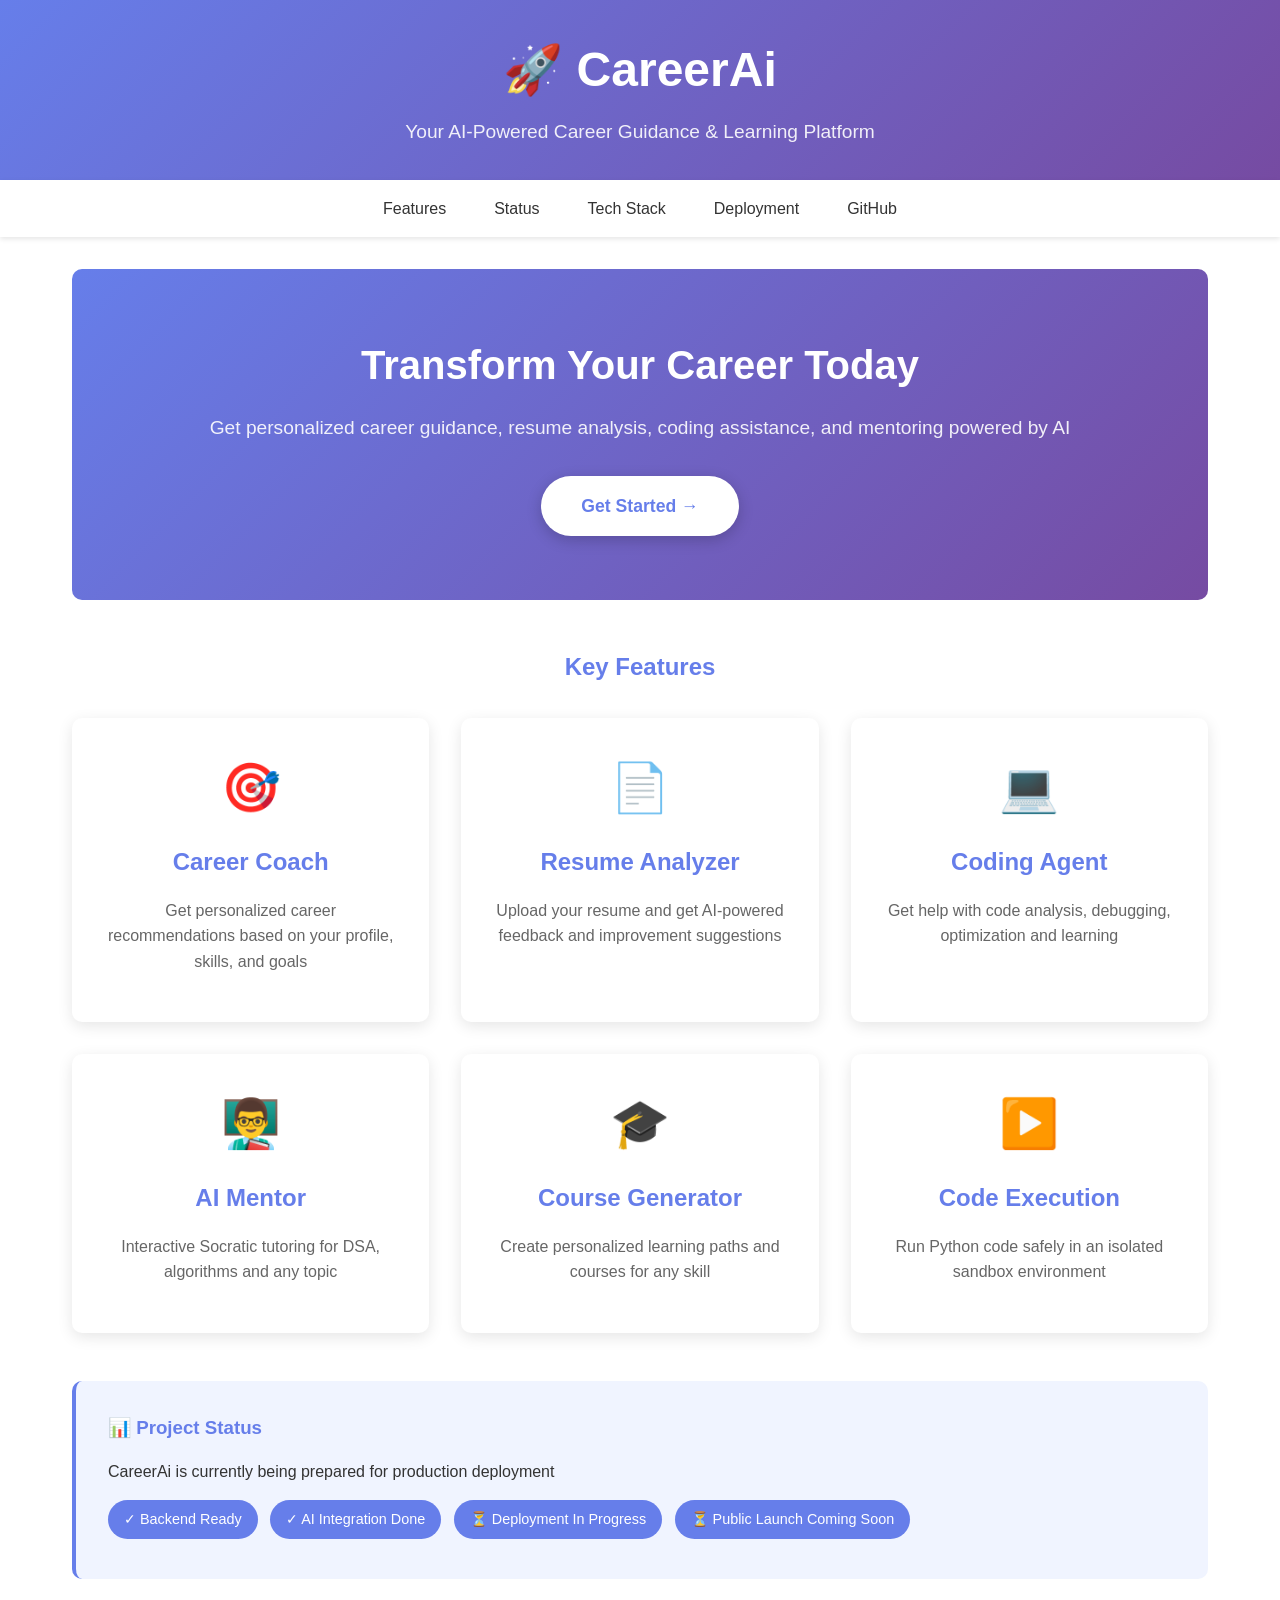
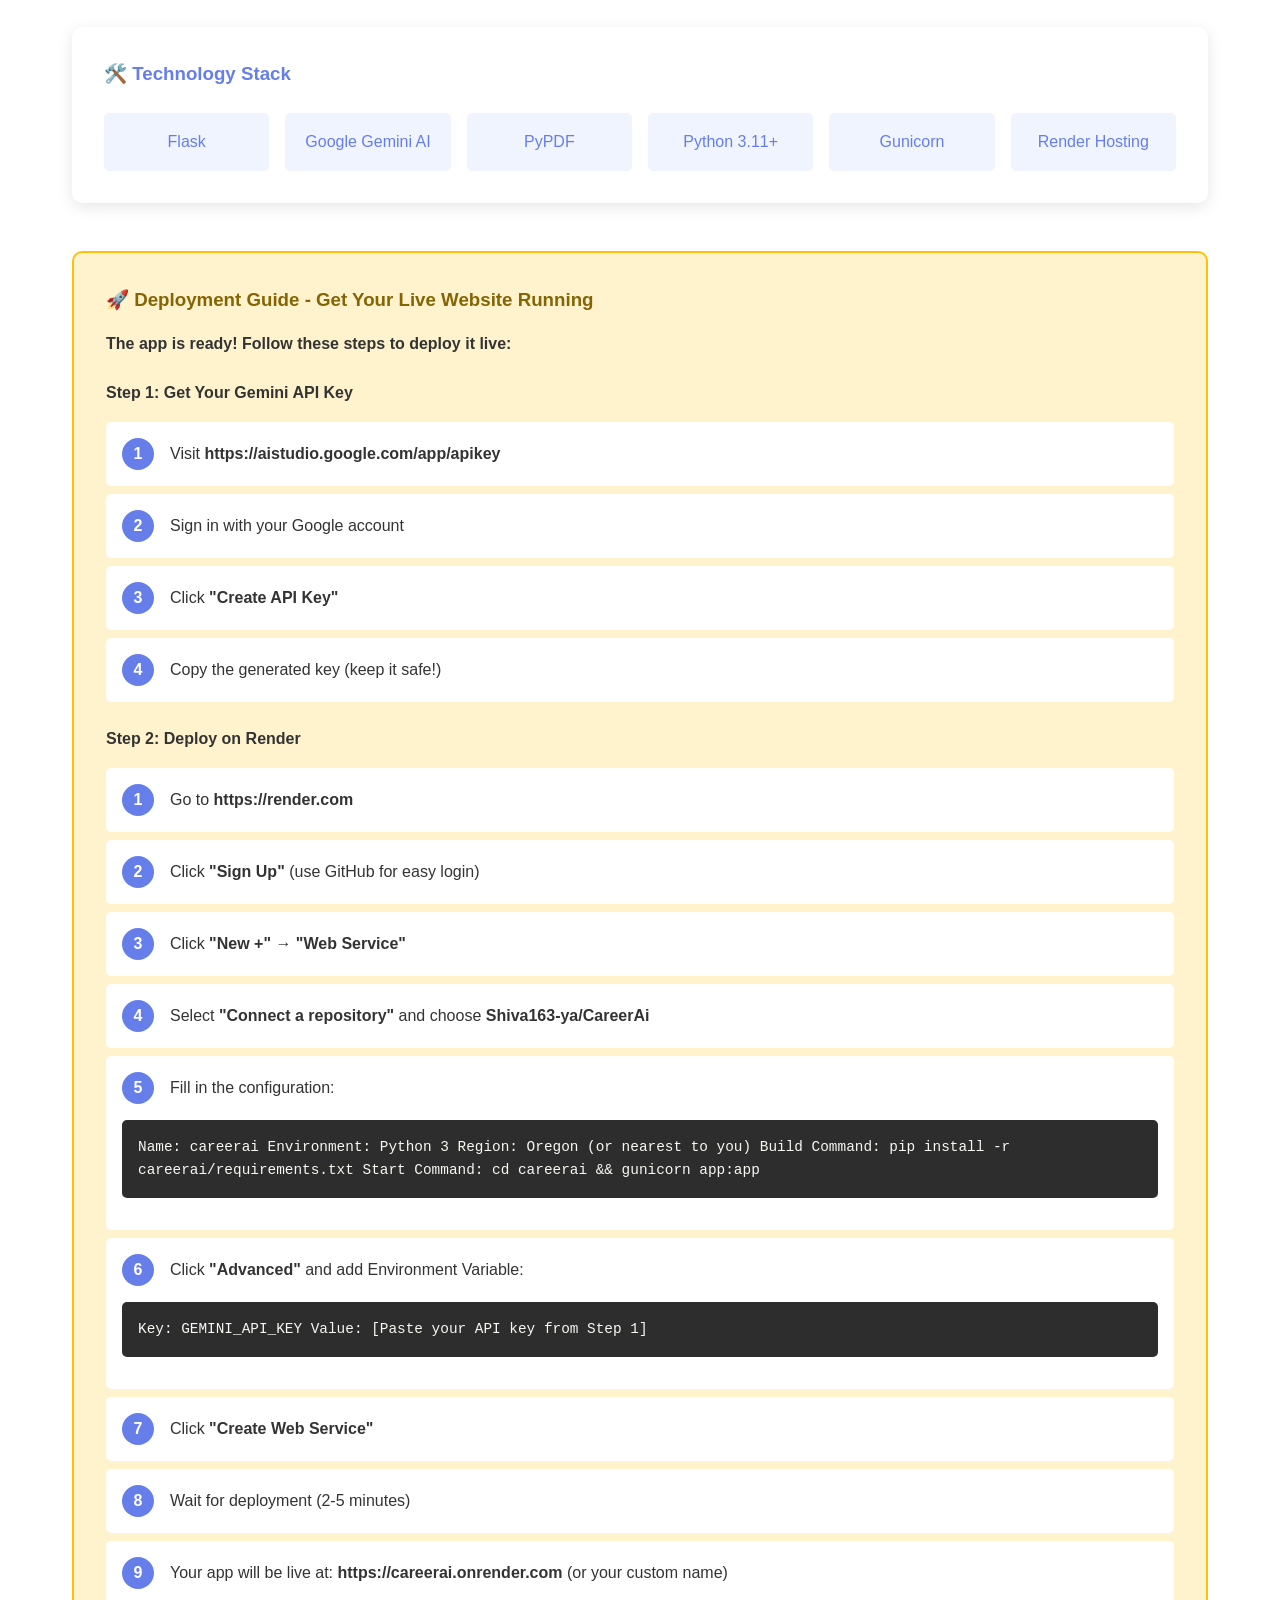
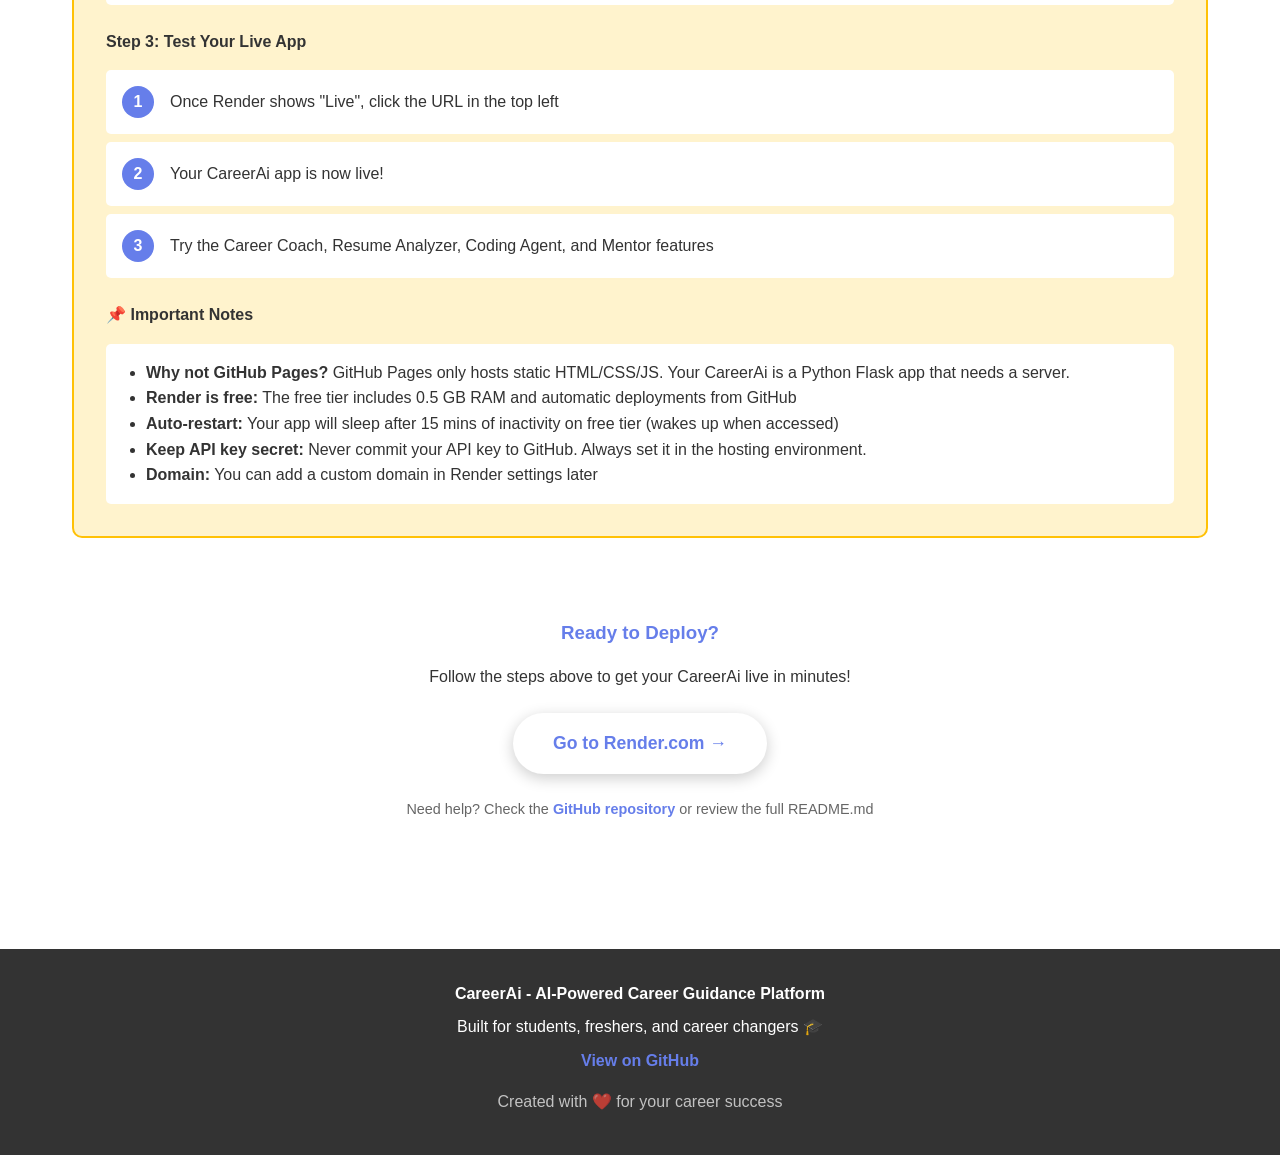
<file: docs/index.html>
<!DOCTYPE html>
<html lang="en">
<head>
    <meta charset="UTF-8">
    <meta name="viewport" content="width=device-width, initial-scale=1.0">
    <title>CareerAi - AI-Powered Career Guidance</title>
    <style>
        * {
            margin: 0;
            padding: 0;
            box-sizing: border-box;
        }

        body {
            font-family: 'Segoe UI', Tahoma, Geneva, Verdana, sans-serif;
            line-height: 1.6;
            color: #333;
        }

        header {
            background: linear-gradient(135deg, #667eea 0%, #764ba2 100%);
            color: white;
            padding: 2rem 0;
            text-align: center;
            box-shadow: 0 2px 10px rgba(0,0,0,0.1);
        }

        header h1 {
            font-size: 3rem;
            margin-bottom: 0.5rem;
        }

        header p {
            font-size: 1.2rem;
            opacity: 0.9;
        }

        nav {
            background: white;
            box-shadow: 0 2px 5px rgba(0,0,0,0.1);
            position: sticky;
            top: 0;
            z-index: 100;
        }

        nav ul {
            list-style: none;
            display: flex;
            justify-content: center;
            flex-wrap: wrap;
            max-width: 1200px;
            margin: 0 auto;
        }

        nav li {
            margin: 0;
        }

        nav a {
            display: block;
            padding: 1rem 1.5rem;
            text-decoration: none;
            color: #333;
            font-weight: 500;
            transition: color 0.3s;
        }

        nav a:hover {
            color: #667eea;
        }

        .container {
            max-width: 1200px;
            margin: 0 auto;
            padding: 2rem;
        }

        .hero {
            background: linear-gradient(135deg, #667eea 0%, #764ba2 100%);
            color: white;
            padding: 4rem 2rem;
            text-align: center;
            border-radius: 10px;
            margin-bottom: 3rem;
        }

        .hero h2 {
            font-size: 2.5rem;
            margin-bottom: 1rem;
        }

        .hero p {
            font-size: 1.2rem;
            margin-bottom: 2rem;
            opacity: 0.9;
        }

        .cta-button {
            display: inline-block;
            background: white;
            color: #667eea;
            padding: 1rem 2.5rem;
            border-radius: 50px;
            text-decoration: none;
            font-weight: bold;
            font-size: 1.1rem;
            transition: transform 0.3s, box-shadow 0.3s;
            box-shadow: 0 4px 15px rgba(0,0,0,0.2);
        }

        .cta-button:hover {
            transform: translateY(-2px);
            box-shadow: 0 6px 20px rgba(0,0,0,0.3);
        }

        .features {
            display: grid;
            grid-template-columns: repeat(auto-fit, minmax(280px, 1fr));
            gap: 2rem;
            margin-bottom: 3rem;
        }

        .feature-card {
            background: white;
            padding: 2rem;
            border-radius: 10px;
            box-shadow: 0 4px 15px rgba(0,0,0,0.1);
            transition: transform 0.3s, box-shadow 0.3s;
            text-align: center;
        }

        .feature-card:hover {
            transform: translateY(-5px);
            box-shadow: 0 6px 25px rgba(0,0,0,0.15);
        }

        .feature-card h3 {
            color: #667eea;
            margin-bottom: 1rem;
            font-size: 1.5rem;
        }

        .feature-card p {
            color: #666;
            margin-bottom: 1rem;
        }

        .feature-icon {
            font-size: 3rem;
            margin-bottom: 1rem;
        }

        .status-section {
            background: #f0f4ff;
            padding: 2rem;
            border-radius: 10px;
            margin-bottom: 3rem;
            border-left: 4px solid #667eea;
        }

        .status-section h3 {
            color: #667eea;
            margin-bottom: 1rem;
        }

        .status-badge {
            display: inline-block;
            background: #667eea;
            color: white;
            padding: 0.5rem 1rem;
            border-radius: 20px;
            font-size: 0.9rem;
            margin-right: 0.5rem;
            margin-bottom: 0.5rem;
        }

        .tech-stack {
            background: white;
            padding: 2rem;
            border-radius: 10px;
            box-shadow: 0 4px 15px rgba(0,0,0,0.1);
            margin-bottom: 3rem;
        }

        .tech-stack h3 {
            color: #667eea;
            margin-bottom: 1.5rem;
        }

        .tech-list {
            display: grid;
            grid-template-columns: repeat(auto-fit, minmax(150px, 1fr));
            gap: 1rem;
        }

        .tech-item {
            background: #f0f4ff;
            padding: 1rem;
            border-radius: 5px;
            text-align: center;
            font-weight: 500;
            color: #667eea;
        }

        .deployment-guide {
            background: #fff3cd;
            border: 2px solid #ffc107;
            padding: 2rem;
            border-radius: 10px;
            margin-bottom: 3rem;
        }

        .deployment-guide h3 {
            color: #856404;
            margin-bottom: 1rem;
        }

        .deployment-steps {
            list-style: none;
            counter-reset: step-counter;
        }

        .deployment-steps li {
            counter-increment: step-counter;
            padding: 1rem;
            margin-bottom: 0.5rem;
            background: white;
            border-radius: 5px;
        }

        .deployment-steps li:before {
            content: counter(step-counter);
            background: #667eea;
            color: white;
            border-radius: 50%;
            width: 2rem;
            height: 2rem;
            display: inline-flex;
            align-items: center;
            justify-content: center;
            margin-right: 1rem;
            font-weight: bold;
        }

        .code-block {
            background: #2d2d2d;
            color: #f8f8f2;
            padding: 1rem;
            border-radius: 5px;
            overflow-x: auto;
            font-family: 'Courier New', monospace;
            font-size: 0.9rem;
            margin: 1rem 0;
        }

        footer {
            background: #333;
            color: white;
            text-align: center;
            padding: 2rem;
            margin-top: 4rem;
        }

        footer p {
            margin-bottom: 0.5rem;
        }

        .github-link {
            color: #667eea;
            text-decoration: none;
            font-weight: bold;
        }

        .github-link:hover {
            text-decoration: underline;
        }

        @media (max-width: 768px) {
            header h1 {
                font-size: 2rem;
            }

            .hero h2 {
                font-size: 1.8rem;
            }

            nav ul {
                flex-direction: column;
            }

            nav li {
                width: 100%;
                text-align: center;
            }
        }
    </style>
</head>
<body>
    <header>
        <h1>🚀 CareerAi</h1>
        <p>Your AI-Powered Career Guidance & Learning Platform</p>
    </header>

    <nav>
        <ul>
            <li><a href="#features">Features</a></li>
            <li><a href="#status">Status</a></li>
            <li><a href="#tech">Tech Stack</a></li>
            <li><a href="#deployment">Deployment</a></li>
            <li><a href="https://github.com/Shiva163-ya/CareerAi" target="_blank">GitHub</a></li>
        </ul>
    </nav>

    <div class="container">
        <div class="hero">
            <h2>Transform Your Career Today</h2>
            <p>Get personalized career guidance, resume analysis, coding assistance, and mentoring powered by AI</p>
            <a href="#deployment" class="cta-button">Get Started →</a>
        </div>

        <section id="features">
            <h2 style="text-align: center; margin-bottom: 2rem; color: #667eea;">Key Features</h2>
            <div class="features">
                <div class="feature-card">
                    <div class="feature-icon">🎯</div>
                    <h3>Career Coach</h3>
                    <p>Get personalized career recommendations based on your profile, skills, and goals</p>
                </div>

                <div class="feature-card">
                    <div class="feature-icon">📄</div>
                    <h3>Resume Analyzer</h3>
                    <p>Upload your resume and get AI-powered feedback and improvement suggestions</p>
                </div>

                <div class="feature-card">
                    <div class="feature-icon">💻</div>
                    <h3>Coding Agent</h3>
                    <p>Get help with code analysis, debugging, optimization and learning</p>
                </div>

                <div class="feature-card">
                    <div class="feature-icon">👨‍🏫</div>
                    <h3>AI Mentor</h3>
                    <p>Interactive Socratic tutoring for DSA, algorithms and any topic</p>
                </div>

                <div class="feature-card">
                    <div class="feature-icon">🎓</div>
                    <h3>Course Generator</h3>
                    <p>Create personalized learning paths and courses for any skill</p>
                </div>

                <div class="feature-card">
                    <div class="feature-icon">▶️</div>
                    <h3>Code Execution</h3>
                    <p>Run Python code safely in an isolated sandbox environment</p>
                </div>
            </div>
        </section>

        <section id="status" class="status-section">
            <h3>📊 Project Status</h3>
            <p style="margin-bottom: 1rem;">CareerAi is currently being prepared for production deployment</p>
            <div>
                <span class="status-badge">✓ Backend Ready</span>
                <span class="status-badge">✓ AI Integration Done</span>
                <span class="status-badge">⏳ Deployment In Progress</span>
                <span class="status-badge">⏳ Public Launch Coming Soon</span>
            </div>
        </section>

        <section id="tech" class="tech-stack">
            <h3>🛠️ Technology Stack</h3>
            <div class="tech-list">
                <div class="tech-item">Flask</div>
                <div class="tech-item">Google Gemini AI</div>
                <div class="tech-item">PyPDF</div>
                <div class="tech-item">Python 3.11+</div>
                <div class="tech-item">Gunicorn</div>
                <div class="tech-item">Render Hosting</div>
            </div>
        </section>

        <section id="deployment" class="deployment-guide">
            <h3>🚀 Deployment Guide - Get Your Live Website Running</h3>
            <p style="margin-bottom: 1.5rem;"><strong>The app is ready! Follow these steps to deploy it live:</strong></p>

            <h4 style="margin-top: 1.5rem; margin-bottom: 1rem;">Step 1: Get Your Gemini API Key</h4>
            <ol class="deployment-steps">
                <li>Visit <strong>https://aistudio.google.com/app/apikey</strong></li>
                <li>Sign in with your Google account</li>
                <li>Click <strong>"Create API Key"</strong></li>
                <li>Copy the generated key (keep it safe!)</li>
            </ol>

            <h4 style="margin-top: 1.5rem; margin-bottom: 1rem;">Step 2: Deploy on Render</h4>
            <ol class="deployment-steps">
                <li>Go to <strong>https://render.com</strong></li>
                <li>Click <strong>"Sign Up"</strong> (use GitHub for easy login)</li>
                <li>Click <strong>"New +"</strong> → <strong>"Web Service"</strong></li>
                <li>Select <strong>"Connect a repository"</strong> and choose <strong>Shiva163-ya/CareerAi</strong></li>
                <li>Fill in the configuration:
                    <div class="code-block">
Name: careerai
Environment: Python 3
Region: Oregon (or nearest to you)
Build Command: pip install -r careerai/requirements.txt
Start Command: cd careerai && gunicorn app:app
                    </div>
                </li>
                <li>Click <strong>"Advanced"</strong> and add Environment Variable:
                    <div class="code-block">
Key: GEMINI_API_KEY
Value: [Paste your API key from Step 1]
                    </div>
                </li>
                <li>Click <strong>"Create Web Service"</strong></li>
                <li>Wait for deployment (2-5 minutes)</li>
                <li>Your app will be live at: <strong>https://careerai.onrender.com</strong> (or your custom name)</li>
            </ol>

            <h4 style="margin-top: 1.5rem; margin-bottom: 1rem;">Step 3: Test Your Live App</h4>
            <ol class="deployment-steps">
                <li>Once Render shows "Live", click the URL in the top left</li>
                <li>Your CareerAi app is now live!</li>
                <li>Try the Career Coach, Resume Analyzer, Coding Agent, and Mentor features</li>
            </ol>

            <h4 style="margin-top: 1.5rem; margin-bottom: 1rem;">📌 Important Notes</h4>
            <div style="background: white; padding: 1rem; border-radius: 5px; margin-top: 1rem;">
                <ul style="list-style: disc; margin-left: 1.5rem;">
                    <li><strong>Why not GitHub Pages?</strong> GitHub Pages only hosts static HTML/CSS/JS. Your CareerAi is a Python Flask app that needs a server.</li>
                    <li><strong>Render is free:</strong> The free tier includes 0.5 GB RAM and automatic deployments from GitHub</li>
                    <li><strong>Auto-restart:</strong> Your app will sleep after 15 mins of inactivity on free tier (wakes up when accessed)</li>
                    <li><strong>Keep API key secret:</strong> Never commit your API key to GitHub. Always set it in the hosting environment.</li>
                    <li><strong>Domain:</strong> You can add a custom domain in Render settings later</li>
                </ul>
            </div>
        </section>

        <section style="background: white; padding: 2rem; border-radius: 10px; text-align: center;">
            <h3 style="color: #667eea; margin-bottom: 1rem;">Ready to Deploy?</h3>
            <p style="margin-bottom: 1.5rem;">Follow the steps above to get your CareerAi live in minutes!</p>
            <a href="https://render.com" target="_blank" class="cta-button">Go to Render.com →</a>
            <p style="margin-top: 1.5rem; font-size: 0.9rem; color: #666;">
                Need help? Check the <a href="https://github.com/Shiva163-ya/CareerAi" class="github-link">GitHub repository</a> or review the full README.md
            </p>
        </section>
    </div>

    <footer>
        <p><strong>CareerAi - AI-Powered Career Guidance Platform</strong></p>
        <p>Built for students, freshers, and career changers 🎓</p>
        <p><a href="https://github.com/Shiva163-ya/CareerAi" class="github-link">View on GitHub</a></p>
        <p style="margin-top: 1rem; opacity: 0.7;">Created with ❤️ for your career success</p>
    </footer>
</body>
</html>
</file>
